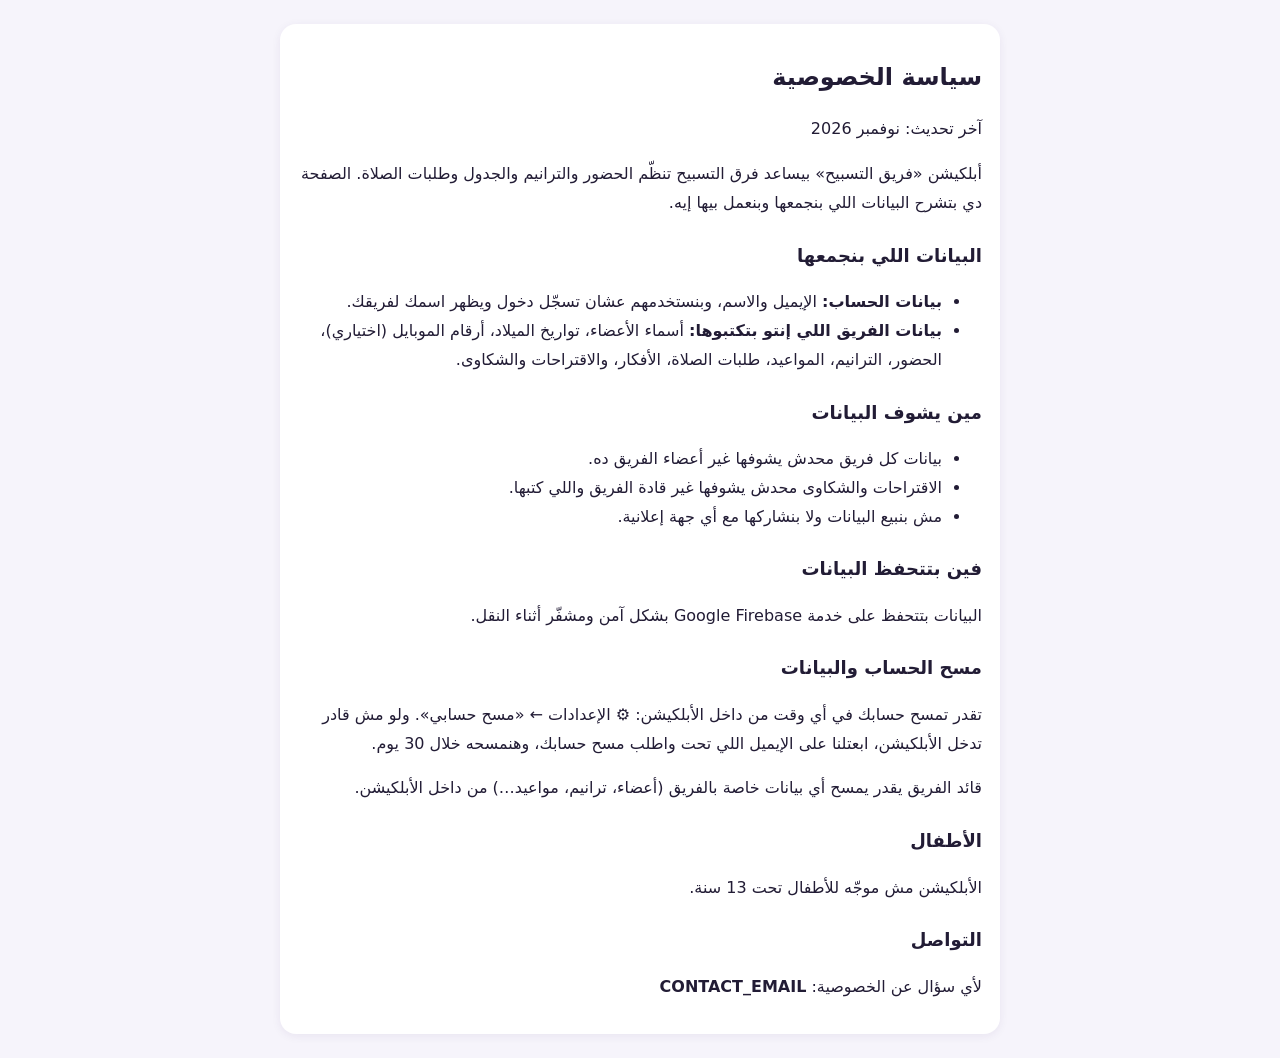
<file: privacy.html>
<!DOCTYPE html>
<html lang="ar" dir="rtl">
<head>
<meta charset="utf-8">
<meta name="viewport" content="width=device-width, initial-scale=1">
<title>سياسة الخصوصية — فريق التسبيح</title>
<style>
body{font-family:system-ui,'Cairo',sans-serif;max-width:720px;margin:0 auto;padding:24px 18px;line-height:1.8;color:#221C35;background:#F6F4FB}
h1{font-size:24px}h2{font-size:18px;margin-top:22px}
.box{background:#fff;border-radius:16px;padding:16px 18px;box-shadow:0 2px 10px rgba(50,30,100,.07)}
</style>
</head>
<body>
<div class="box">
<h1>سياسة الخصوصية</h1>
<p>آخر تحديث: نوفمبر 2026</p>
<p>أبلكيشن «فريق التسبيح» بيساعد فرق التسبيح تنظّم الحضور والترانيم والجدول وطلبات الصلاة. الصفحة دي بتشرح البيانات اللي بنجمعها وبنعمل بيها إيه.</p>

<h2>البيانات اللي بنجمعها</h2>
<ul>
<li><b>بيانات الحساب:</b> الإيميل والاسم، وبنستخدمهم عشان تسجّل دخول ويظهر اسمك لفريقك.</li>
<li><b>بيانات الفريق اللي إنتو بتكتبوها:</b> أسماء الأعضاء، تواريخ الميلاد، أرقام الموبايل (اختياري)، الحضور، الترانيم، المواعيد، طلبات الصلاة، الأفكار، والاقتراحات والشكاوى.</li>
</ul>

<h2>مين يشوف البيانات</h2>
<ul>
<li>بيانات كل فريق محدش يشوفها غير أعضاء الفريق ده.</li>
<li>الاقتراحات والشكاوى محدش يشوفها غير قادة الفريق واللي كتبها.</li>
<li>مش بنبيع البيانات ولا بنشاركها مع أي جهة إعلانية.</li>
</ul>

<h2>فين بتتحفظ البيانات</h2>
<p>البيانات بتتحفظ على خدمة Google Firebase بشكل آمن ومشفّر أثناء النقل.</p>

<h2>مسح الحساب والبيانات</h2>
<p>تقدر تمسح حسابك في أي وقت من داخل الأبلكيشن: ⚙️ الإعدادات ← «مسح حسابي». ولو مش قادر تدخل الأبلكيشن، ابعتلنا على الإيميل اللي تحت واطلب مسح حسابك، وهنمسحه خلال 30 يوم.</p>
<p>قائد الفريق يقدر يمسح أي بيانات خاصة بالفريق (أعضاء، ترانيم، مواعيد…) من داخل الأبلكيشن.</p>

<h2>الأطفال</h2>
<p>الأبلكيشن مش موجّه للأطفال تحت 13 سنة.</p>

<h2>التواصل</h2>
<p>لأي سؤال عن الخصوصية: <b>CONTACT_EMAIL</b></p>
</div>
</body>
</html>
</file>
